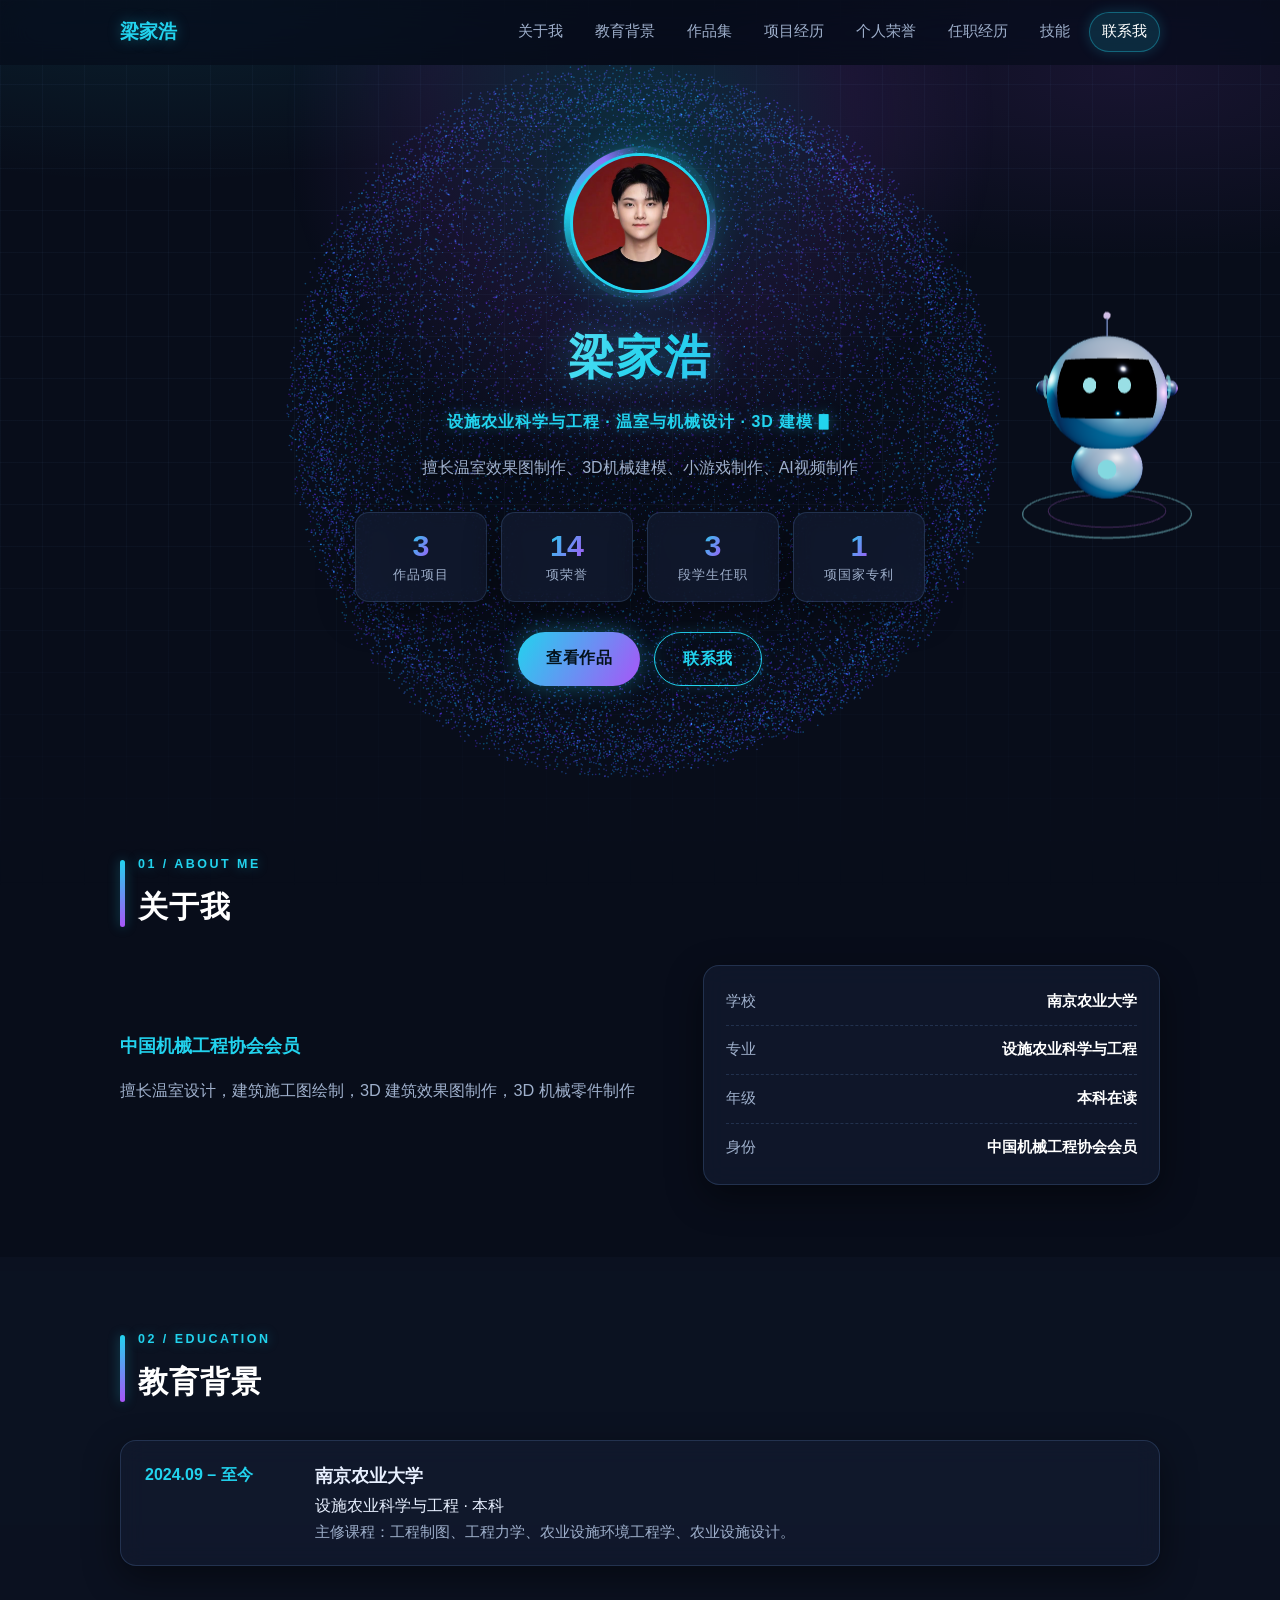
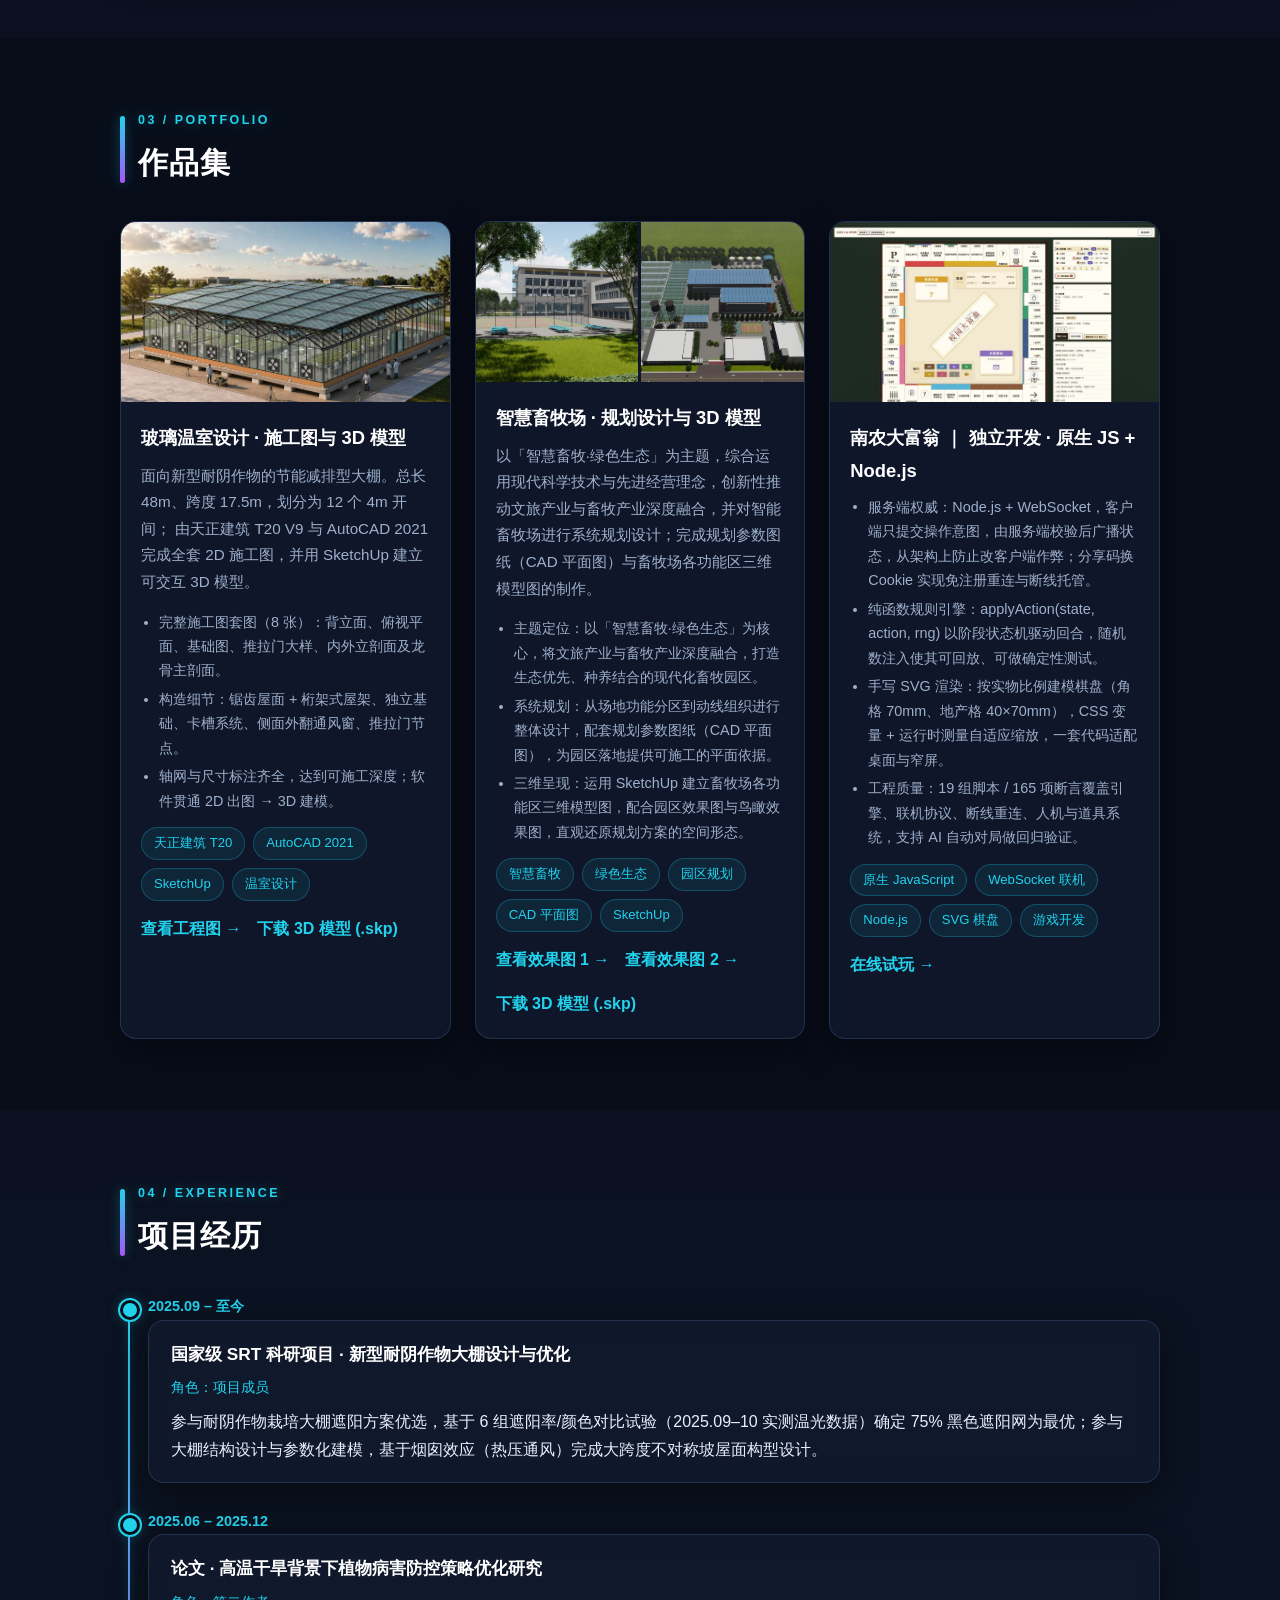
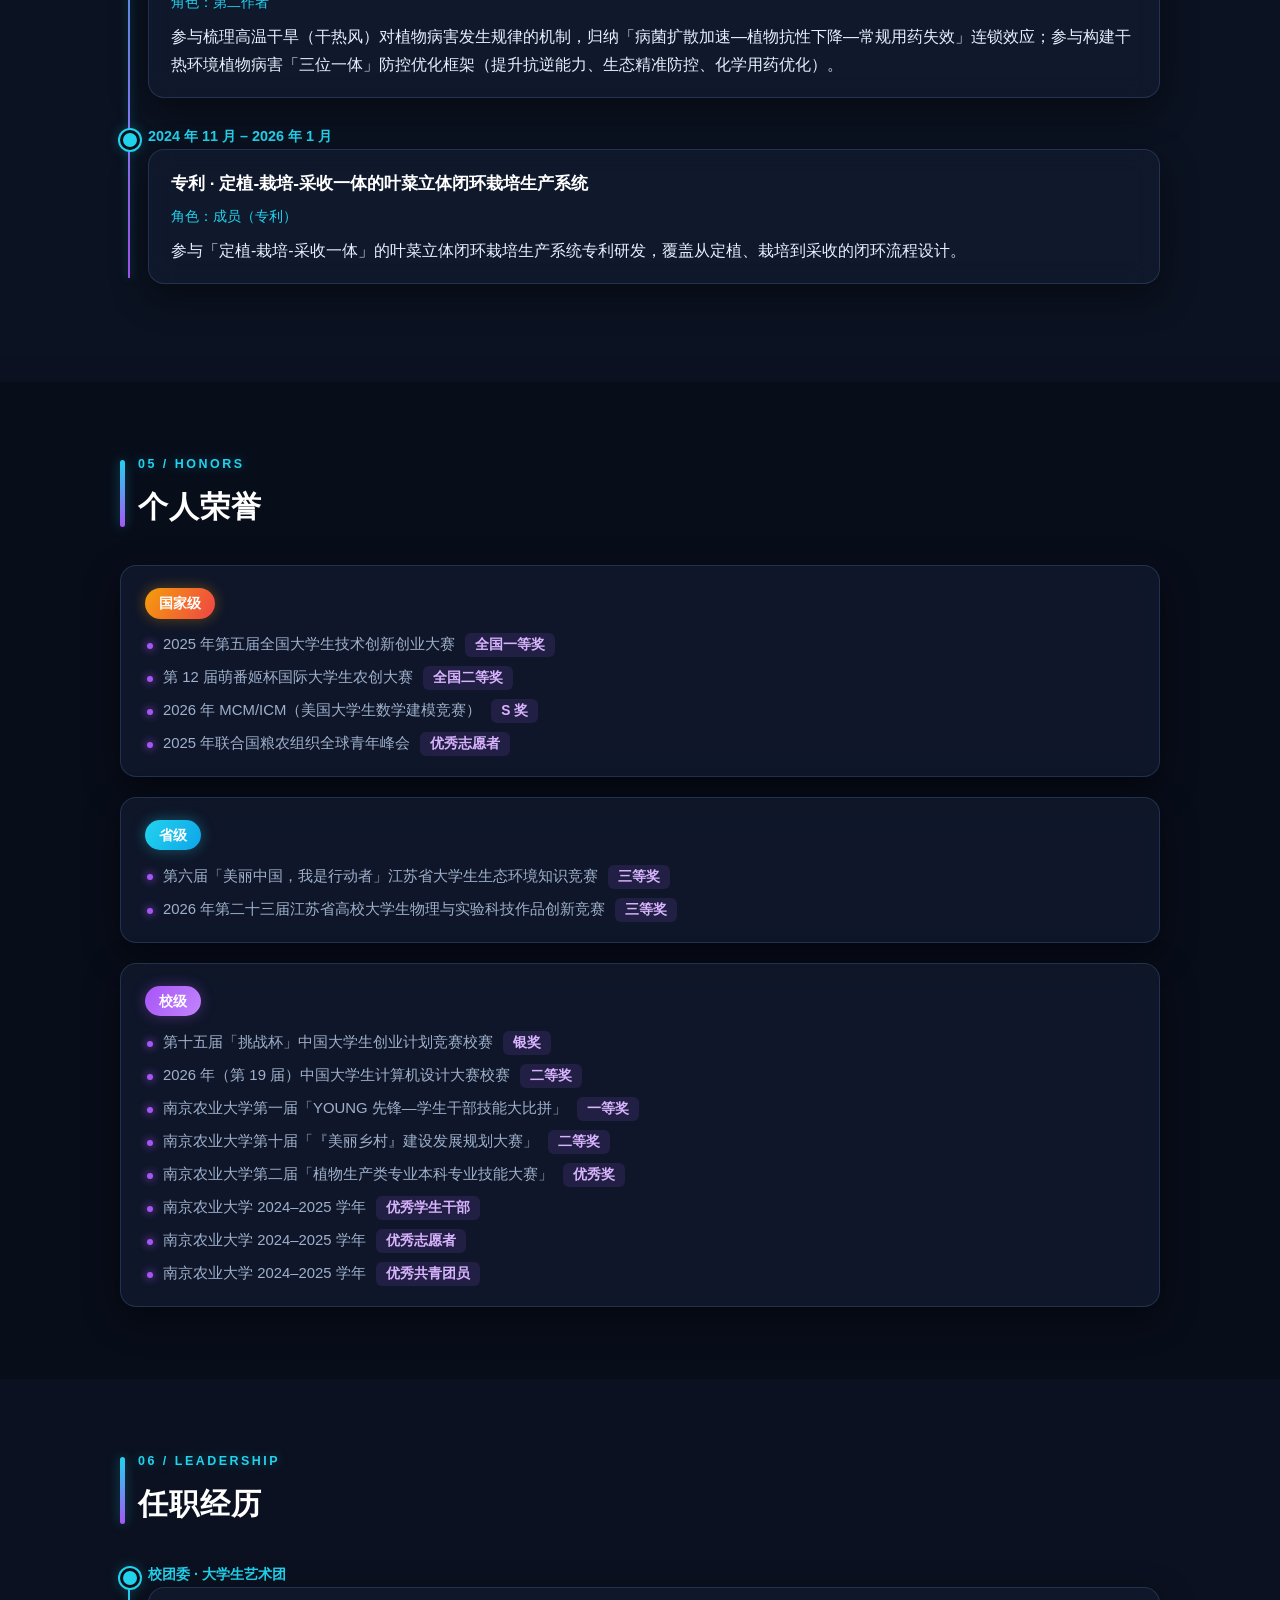
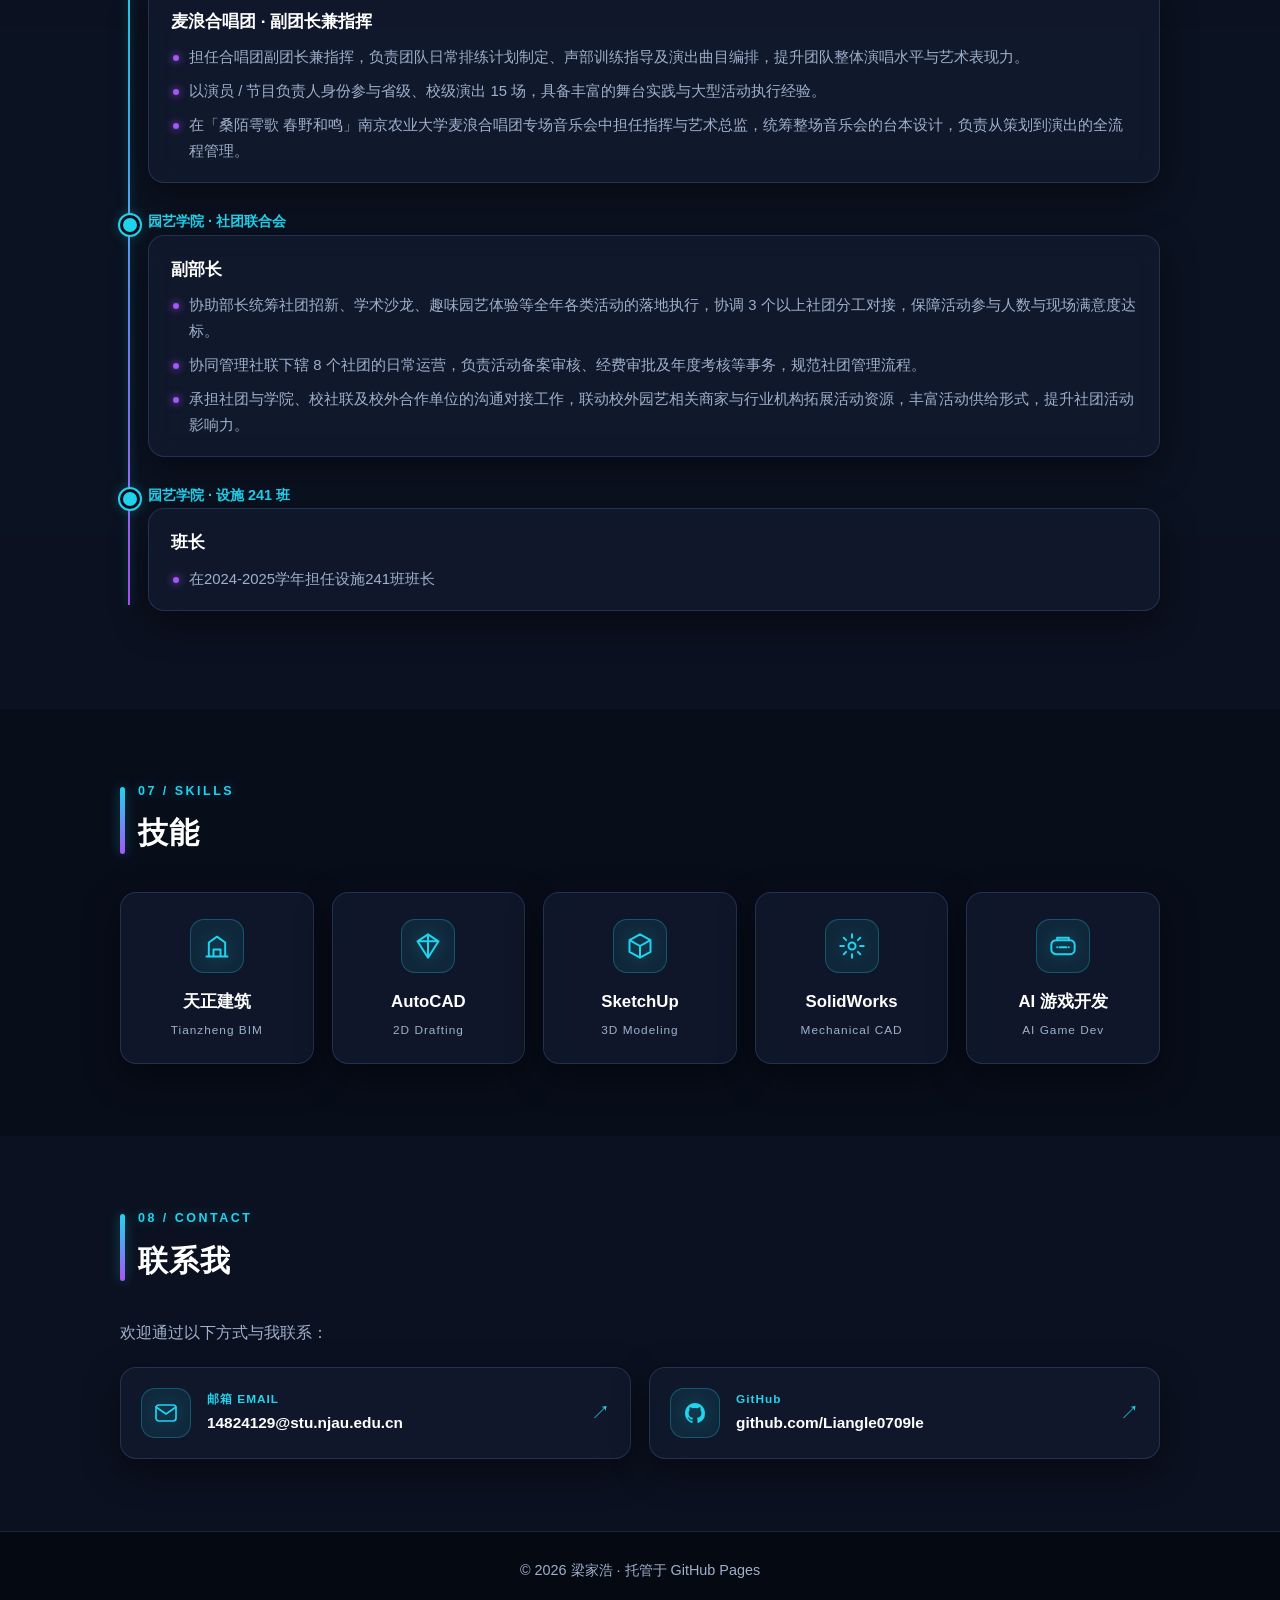
<file: index.html>
<!DOCTYPE html>
<html lang="zh-CN">
<head>
  <meta charset="UTF-8" />
  <meta name="viewport" content="width=device-width, initial-scale=1.0" />
  <meta name="theme-color" content="#080d1a" />
  <title>梁家浩 · 个人主页</title>
  <meta name="description" content="南京农业大学设施农业科学与工程专业学生，擅长温室设计与 3D 建模，目标跨专业至机械工程。" />
  <link rel="stylesheet" href="css/style.css" />
</head>
<body>
  <!-- 动态背景与特效层 -->
  <canvas id="particleBg" class="particle-bg" aria-hidden="true"></canvas>
  <div class="cursor-glow" id="cursorGlow" aria-hidden="true"></div>
  <div class="scroll-progress" id="scrollProgress" aria-hidden="true"></div>

  <!-- 顶部导航 -->
  <header class="nav" id="nav">
    <div class="container nav__inner">
      <a href="#hero" class="nav__logo">梁家浩</a>
      <button class="nav__toggle" id="navToggle" aria-label="打开菜单" aria-expanded="false">
        <span></span><span></span><span></span>
      </button>
      <nav class="nav__links" id="navLinks">
        <a href="#about">关于我</a>
        <a href="#education">教育背景</a>
        <a href="#projects">作品集</a>
        <a href="#experience">项目经历</a>
        <a href="#honors">个人荣誉</a>
        <a href="#leadership">任职经历</a>
        <a href="#skills">技能</a>
        <a href="#contact">联系我</a>
      </nav>
    </div>
  </header>

  <main>
    <!-- Hero 顶部 -->
    <section id="hero" class="hero">
      <canvas id="heroBot" class="hero-bot" aria-hidden="true"></canvas>
      <div class="container hero__inner reveal">
        <div class="avatar-ring">
          <span class="avatar-ring__track"></span>
          <img src="assets/avatar.jpg" alt="梁家浩" class="hero__avatar" />
        </div>
        <h1 class="hero__name">梁家浩</h1>
        <p class="hero__tagline">设施农业科学与工程 · 温室与机械设计 · 3D 建模</p>
        <p class="hero__intro">擅长温室效果图制作、3D机械建模、小游戏制作、AI视频制作</p>
        <div class="hero__stats reveal">
          <div class="stat"><span class="stat__num">3</span><span class="stat__label">作品项目</span></div>
          <div class="stat"><span class="stat__num">14</span><span class="stat__label">项荣誉</span></div>
          <div class="stat"><span class="stat__num">3</span><span class="stat__label">段学生任职</span></div>
          <div class="stat"><span class="stat__num">1</span><span class="stat__label">项国家专利</span></div>
        </div>
        <div class="hero__cta">
          <a href="#projects" class="btn btn--primary">查看作品</a>
          <a href="#contact" class="btn btn--ghost">联系我</a>
        </div>
      </div>
    </section>

    <!-- 关于我 -->
    <section id="about" class="section">
      <div class="container">
        <h2 class="section__title reveal">
          <span class="section__no">01 / ABOUT ME</span>
          <span class="section__cn">关于我</span>
        </h2>
        <div class="about reveal">
          <div class="about__text">
            <p>中国机械工程协会会员</p>
            <p>擅长温室设计，建筑施工图绘制，3D 建筑效果图制作，3D 机械零件制作</p>
          </div>
          <div class="about__card">
            <div class="about__card-row"><span>学校</span><strong>南京农业大学</strong></div>
            <div class="about__card-row"><span>专业</span><strong>设施农业科学与工程</strong></div>
            <div class="about__card-row"><span>年级</span><strong>本科在读</strong></div>
            <div class="about__card-row"><span>身份</span><strong>中国机械工程协会会员</strong></div>
          </div>
        </div>
      </div>
    </section>

    <!-- 教育背景 -->
    <section id="education" class="section section--alt">
      <div class="container">
        <h2 class="section__title reveal">
          <span class="section__no">02 / EDUCATION</span>
          <span class="section__cn">教育背景</span>
        </h2>
        <ul class="edu-list">
          <li class="edu-item reveal">
            <div class="edu-item__time">2024.09 – 至今</div>
            <div class="edu-item__body">
              <h3>南京农业大学</h3>
              <p>设施农业科学与工程 · 本科</p>
              <p class="edu-item__note">主修课程：工程制图、工程力学、农业设施环境工程学、农业设施设计。</p>
            </div>
          </li>
        </ul>
      </div>
    </section>

    <!-- 作品集 -->
    <section id="projects" class="section">
      <div class="container">
        <h2 class="section__title reveal">
          <span class="section__no">03 / PORTFOLIO</span>
          <span class="section__cn">作品集</span>
        </h2>
        <div class="cards">
          <article class="card reveal">
            <a href="assets/project-greenhouse.jpg" target="_blank" rel="noopener">
              <img src="assets/project-greenhouse.jpg" alt="玻璃温室 3D 渲染效果图" class="card__img" />
            </a>
            <div class="card__body">
              <h3 class="card__title">玻璃温室设计 · 施工图与 3D 模型</h3>
              <p class="card__desc">
                面向新型耐阴作物的节能减排型大棚。总长 48m、跨度 17.5m，划分为 12 个 4m 开间；
                由天正建筑 T20 V9 与 AutoCAD 2021 完成全套 2D 施工图，并用 SketchUp 建立可交互 3D 模型。
              </p>
              <ul class="card__highlights">
                <li>完整施工图套图（8 张）：背立面、俯视平面、基础图、推拉门大样、内外立剖面及龙骨主剖面。</li>
                <li>构造细节：锯齿屋面 + 桁架式屋架、独立基础、卡槽系统、侧面外翻通风窗、推拉门节点。</li>
                <li>轴网与尺寸标注齐全，达到可施工深度；软件贯通 2D 出图 → 3D 建模。</li>
              </ul>
              <div class="card__tags">
                <span class="tag">天正建筑 T20</span>
                <span class="tag">AutoCAD 2021</span>
                <span class="tag">SketchUp</span>
                <span class="tag">温室设计</span>
              </div>
              <div class="card__links">
                <a href="assets/project-greenhouse-drawings.jpg" target="_blank" rel="noopener" class="card__link">查看工程图 →</a>
                <a href="assets/models/glass-greenhouse.skp" download class="card__link">下载 3D 模型 (.skp)</a>
              </div>
            </div>
          </article>

          <article class="card reveal">
            <div class="card__cover-grid">
              <a href="assets/project-livestock-1.jpg" target="_blank" rel="noopener">
                <img src="assets/project-livestock-1.jpg" alt="智慧畜牧场园区效果图" class="card__img" />
              </a>
              <a href="assets/project-livestock-2.jpg" target="_blank" rel="noopener">
                <img src="assets/project-livestock-2.jpg" alt="智慧畜牧场规划鸟瞰效果图" class="card__img" />
              </a>
            </div>
            <div class="card__body">
              <h3 class="card__title">智慧畜牧场 · 规划设计与 3D 模型</h3>
              <p class="card__desc">
                以「智慧畜牧·绿色生态」为主题，综合运用现代科学技术与先进经营理念，创新性推动文旅产业与畜牧产业深度融合，并对智能畜牧场进行系统规划设计；完成规划参数图纸（CAD 平面图）与畜牧场各功能区三维模型图的制作。
              </p>
              <ul class="card__highlights">
                <li>主题定位：以「智慧畜牧·绿色生态」为核心，将文旅产业与畜牧产业深度融合，打造生态优先、种养结合的现代化畜牧园区。</li>
                <li>系统规划：从场地功能分区到动线组织进行整体设计，配套规划参数图纸（CAD 平面图），为园区落地提供可施工的平面依据。</li>
                <li>三维呈现：运用 SketchUp 建立畜牧场各功能区三维模型图，配合园区效果图与鸟瞰效果图，直观还原规划方案的空间形态。</li>
              </ul>
              <div class="card__tags">
                <span class="tag">智慧畜牧</span>
                <span class="tag">绿色生态</span>
                <span class="tag">园区规划</span>
                <span class="tag">CAD 平面图</span>
                <span class="tag">SketchUp</span>
              </div>
              <div class="card__links">
                <a href="assets/project-livestock-1.jpg" target="_blank" rel="noopener" class="card__link">查看效果图 1 →</a>
                <a href="assets/project-livestock-2.jpg" target="_blank" rel="noopener" class="card__link">查看效果图 2 →</a>
                <a href="assets/models/livestock.skp" download class="card__link">下载 3D 模型 (.skp)</a>
              </div>
            </div>
          </article>

          <article class="card reveal">
            <a href="https://njau-monopoly.app.workbuddy.host/?sharecode=4CD2REKTUF" target="_blank" rel="noopener">
              <img src="assets/project-monopoly.jpg" alt="南农滨江大富翁游戏棋盘截图" class="card__img" />
            </a>
            <div class="card__body">
              <h3 class="card__title">南农大富翁 ｜ 独立开发 · 原生 JS + Node.js</h3>
              <ul class="card__highlights">
                <li>服务端权威：Node.js + WebSocket，客户端只提交操作意图，由服务端校验后广播状态，从架构上防止改客户端作弊；分享码换 Cookie 实现免注册重连与断线托管。</li>
                <li>纯函数规则引擎：applyAction(state, action, rng) 以阶段状态机驱动回合，随机数注入使其可回放、可做确定性测试。</li>
                <li>手写 SVG 渲染：按实物比例建模棋盘（角格 70mm、地产格 40×70mm），CSS 变量 + 运行时测量自适应缩放，一套代码适配桌面与窄屏。</li>
                <li>工程质量：19 组脚本 / 165 项断言覆盖引擎、联机协议、断线重连、人机与道具系统，支持 AI 自动对局做回归验证。</li>
              </ul>
              <div class="card__tags">
                <span class="tag">原生 JavaScript</span>
                <span class="tag">WebSocket 联机</span>
                <span class="tag">Node.js</span>
                <span class="tag">SVG 棋盘</span>
                <span class="tag">游戏开发</span>
              </div>
              <div class="card__links">
                <a href="https://njau-monopoly.app.workbuddy.host/?sharecode=4CD2REKTUF" target="_blank" rel="noopener" class="card__link">在线试玩 →</a>
              </div>
            </div>
          </article>

        </div>
      </div>
    </section>

    <!-- 项目经历 -->
    <section id="experience" class="section section--alt">
      <div class="container">
        <h2 class="section__title reveal">
          <span class="section__no">04 / EXPERIENCE</span>
          <span class="section__cn">项目经历</span>
        </h2>
        <ul class="timeline">
          <li class="timeline__item reveal">
            <div class="timeline__time">2025.09 – 至今</div>
            <div class="timeline__body">
              <h3>国家级 SRT 科研项目 · 新型耐阴作物大棚设计与优化</h3>
              <p class="timeline__role">角色：项目成员</p>
              <p>参与耐阴作物栽培大棚遮阳方案优选，基于 6 组遮阳率/颜色对比试验（2025.09–10 实测温光数据）确定 75% 黑色遮阳网为最优；参与大棚结构设计与参数化建模，基于烟囱效应（热压通风）完成大跨度不对称坡屋面构型设计。</p>
            </div>
          </li>
          <li class="timeline__item reveal">
            <div class="timeline__time">2025.06 – 2025.12</div>
            <div class="timeline__body">
              <h3>论文 · 高温干旱背景下植物病害防控策略优化研究</h3>
              <p class="timeline__role">角色：第二作者</p>
              <p>参与梳理高温干旱（干热风）对植物病害发生规律的机制，归纳「病菌扩散加速—植物抗性下降—常规用药失效」连锁效应；参与构建干热环境植物病害「三位一体」防控优化框架（提升抗逆能力、生态精准防控、化学用药优化）。</p>
            </div>
          </li>
          <li class="timeline__item reveal">
            <div class="timeline__time">2024 年 11 月 – 2026 年 1 月</div>
            <div class="timeline__body">
              <h3>专利 · 定植-栽培-采收一体的叶菜立体闭环栽培生产系统</h3>
              <p class="timeline__role">角色：成员（专利）</p>
              <p>参与「定植-栽培-采收一体」的叶菜立体闭环栽培生产系统专利研发，覆盖从定植、栽培到采收的闭环流程设计。</p>
            </div>
          </li>
        </ul>
      </div>
    </section>

    <!-- 个人荣誉 -->
    <section id="honors" class="section">
      <div class="container">
        <h2 class="section__title reveal">
          <span class="section__no">05 / HONORS</span>
          <span class="section__cn">个人荣誉</span>
        </h2>
        <div class="honors">
          <div class="honor-group reveal">
            <h3 class="honor-group__title"><span class="honor-level honor-level--national">国家级</span></h3>
            <ul class="honor-list">
              <li>2025 年第五届全国大学生技术创新创业大赛<span class="honor-award">全国一等奖</span></li>
              <li>第 12 届萌番姬杯国际大学生农创大赛<span class="honor-award">全国二等奖</span></li>
              <li>2026 年 MCM/ICM（美国大学生数学建模竞赛）<span class="honor-award">S 奖</span></li>
              <li>2025 年联合国粮农组织全球青年峰会<span class="honor-award">优秀志愿者</span></li>
            </ul>
          </div>
          <div class="honor-group reveal">
            <h3 class="honor-group__title"><span class="honor-level honor-level--provincial">省级</span></h3>
            <ul class="honor-list">
              <li>第六届「美丽中国，我是行动者」江苏省大学生生态环境知识竞赛<span class="honor-award">三等奖</span></li>
              <li>2026 年第二十三届江苏省高校大学生物理与实验科技作品创新竞赛<span class="honor-award">三等奖</span></li>
            </ul>
          </div>
          <div class="honor-group reveal">
            <h3 class="honor-group__title"><span class="honor-level honor-level--school">校级</span></h3>
            <ul class="honor-list">
              <li>第十五届「挑战杯」中国大学生创业计划竞赛校赛<span class="honor-award">银奖</span></li>
              <li>2026 年（第 19 届）中国大学生计算机设计大赛校赛<span class="honor-award">二等奖</span></li>
              <li>南京农业大学第一届「YOUNG 先锋—学生干部技能大比拼」<span class="honor-award">一等奖</span></li>
              <li>南京农业大学第十届「『美丽乡村』建设发展规划大赛」<span class="honor-award">二等奖</span></li>
              <li>南京农业大学第二届「植物生产类专业本科专业技能大赛」<span class="honor-award">优秀奖</span></li>
              <li>南京农业大学 2024–2025 学年<span class="honor-award">优秀学生干部</span></li>
              <li>南京农业大学 2024–2025 学年<span class="honor-award">优秀志愿者</span></li>
              <li>南京农业大学 2024–2025 学年<span class="honor-award">优秀共青团员</span></li>
            </ul>
          </div>
        </div>
      </div>
    </section>

    <!-- 任职经历 -->
    <section id="leadership" class="section section--alt">
      <div class="container">
        <h2 class="section__title reveal">
          <span class="section__no">06 / LEADERSHIP</span>
          <span class="section__cn">任职经历</span>
        </h2>
        <ul class="timeline">
          <li class="timeline__item reveal">
            <div class="timeline__time">校团委 · 大学生艺术团</div>
            <div class="timeline__body">
              <h3>麦浪合唱团 · 副团长兼指挥</h3>
              <ul class="timeline__points">
                <li>担任合唱团副团长兼指挥，负责团队日常排练计划制定、声部训练指导及演出曲目编排，提升团队整体演唱水平与艺术表现力。</li>
                <li>以演员 / 节目负责人身份参与省级、校级演出 15 场，具备丰富的舞台实践与大型活动执行经验。</li>
                <li>在「桑陌雩歌 春野和鸣」南京农业大学麦浪合唱团专场音乐会中担任指挥与艺术总监，统筹整场音乐会的台本设计，负责从策划到演出的全流程管理。</li>
              </ul>
            </div>
          </li>
          <li class="timeline__item reveal">
            <div class="timeline__time">园艺学院 · 社团联合会</div>
            <div class="timeline__body">
              <h3>副部长</h3>
              <ul class="timeline__points">
                <li>协助部长统筹社团招新、学术沙龙、趣味园艺体验等全年各类活动的落地执行，协调 3 个以上社团分工对接，保障活动参与人数与现场满意度达标。</li>
                <li>协同管理社联下辖 8 个社团的日常运营，负责活动备案审核、经费审批及年度考核等事务，规范社团管理流程。</li>
                <li>承担社团与学院、校社联及校外合作单位的沟通对接工作，联动校外园艺相关商家与行业机构拓展活动资源，丰富活动供给形式，提升社团活动影响力。</li>
              </ul>
            </div>
          </li>
          <li class="timeline__item reveal">
            <div class="timeline__time">园艺学院 · 设施 241 班</div>
            <div class="timeline__body">
              <h3>班长</h3>
              <ul class="timeline__points">
                <li>在2024-2025学年担任设施241班班长</li>
              </ul>
            </div>
          </li>
        </ul>
      </div>
    </section>

    <!-- 技能 -->
    <section id="skills" class="section">
      <div class="container">
        <h2 class="section__title reveal">
          <span class="section__no">07 / SKILLS</span>
          <span class="section__cn">技能</span>
        </h2>
        <div class="skill-grid reveal">
          <div class="skill-card">
            <div class="skill-card__icon"><svg viewBox="0 0 24 24" fill="none" stroke="currentColor" stroke-width="1.7" stroke-linecap="round" stroke-linejoin="round"><path d="M3 21h18M5 21V9l7-5 7 5v12M9 21v-6h6v6"/></svg></div>
            <span class="skill-card__name">天正建筑</span>
            <span class="skill-card__en">Tianzheng BIM</span>
          </div>
          <div class="skill-card">
            <div class="skill-card__icon"><svg viewBox="0 0 24 24" fill="none" stroke="currentColor" stroke-width="1.7" stroke-linecap="round" stroke-linejoin="round"><path d="M12 2l9 6-9 14L3 8l9-6zM3 8h18M12 2v20"/></svg></div>
            <span class="skill-card__name">AutoCAD</span>
            <span class="skill-card__en">2D Drafting</span>
          </div>
          <div class="skill-card">
            <div class="skill-card__icon"><svg viewBox="0 0 24 24" fill="none" stroke="currentColor" stroke-width="1.7" stroke-linecap="round" stroke-linejoin="round"><path d="M12 2l9 5v10l-9 5-9-5V7l9-5zM3 7l9 5 9-5M12 12v10"/></svg></div>
            <span class="skill-card__name">SketchUp</span>
            <span class="skill-card__en">3D Modeling</span>
          </div>
          <div class="skill-card">
            <div class="skill-card__icon"><svg viewBox="0 0 24 24" fill="none" stroke="currentColor" stroke-width="1.7" stroke-linecap="round" stroke-linejoin="round"><circle cx="12" cy="12" r="3"/><path d="M12 2v3M12 19v3M2 12h3M19 12h3M4.9 4.9l2.1 2.1M17 17l2.1 2.1M19.1 4.9L17 7M7 17l-2.1 2.1"/></svg></div>
            <span class="skill-card__name">SolidWorks</span>
            <span class="skill-card__en">Mechanical CAD</span>
          </div>
          <div class="skill-card">
            <div class="skill-card__icon"><svg viewBox="0 0 24 24" fill="none" stroke="currentColor" stroke-width="1.7" stroke-linecap="round" stroke-linejoin="round"><rect x="2" y="7" width="20" height="12" rx="4"/><path d="M7 13h.01M17 13h.01M9 13h6M7 7V5h10v2"/></svg></div>
            <span class="skill-card__name">AI 游戏开发</span>
            <span class="skill-card__en">AI Game Dev</span>
          </div>
        </div>
      </div>
    </section>

    <!-- 联系方式 -->
    <section id="contact" class="section section--alt">
      <div class="container">
        <h2 class="section__title reveal">
          <span class="section__no">08 / CONTACT</span>
          <span class="section__cn">联系我</span>
        </h2>
        <div class="contact reveal">
          <p>欢迎通过以下方式与我联系：</p>
          <div class="contact__cards">
            <a href="mailto:14824129@stu.njau.edu.cn" class="contact-card">
              <span class="contact-card__icon"><svg viewBox="0 0 24 24" fill="none" stroke="currentColor" stroke-width="1.7" stroke-linecap="round" stroke-linejoin="round"><rect x="2" y="4" width="20" height="16" rx="3"/><path d="M2 6l10 7 10-7"/></svg></span>
              <span class="contact-card__body"><span class="contact-card__label">邮箱 EMAIL</span><span class="contact-card__value">14824129@stu.njau.edu.cn</span></span>
              <span class="contact-card__arrow">↗</span>
            </a>
            <a href="https://github.com/Liangle0709le" target="_blank" rel="noopener" class="contact-card">
              <span class="contact-card__icon"><svg viewBox="0 0 24 24" fill="currentColor"><path d="M12 2C6.48 2 2 6.58 2 12.25c0 4.53 2.87 8.37 6.84 9.73.5.1.68-.22.68-.49v-1.9c-2.78.62-3.37-1.2-3.37-1.2-.45-1.18-1.11-1.49-1.11-1.49-.91-.64.07-.63.07-.63 1 .07 1.53 1.06 1.53 1.06.9 1.57 2.34 1.12 2.91.85.09-.66.35-1.12.64-1.38-2.22-.26-4.56-1.14-4.56-5.06 0-1.12.39-2.03 1.03-2.75-.1-.26-.45-1.3.1-2.71 0 0 .84-.28 2.75 1.05a9.4 9.4 0 0 1 5 0c1.91-1.33 2.75-1.05 2.75-1.05.55 1.41.2 2.45.1 2.71.64.72 1.03 1.63 1.03 2.75 0 3.93-2.34 4.8-4.57 5.05.36.32.68.94.68 1.9v2.82c0 .27.18.59.69.49A10.26 10.26 0 0 0 22 12.25C22 6.58 17.52 2 12 2z"/></svg></span>
              <span class="contact-card__body"><span class="contact-card__label">GitHub</span><span class="contact-card__value">github.com/Liangle0709le</span></span>
              <span class="contact-card__arrow">↗</span>
            </a>
          </div>
        </div>
      </div>
    </section>
  </main>

  <!-- 回到顶部 -->
  <button class="to-top" id="toTop" aria-label="回到顶部">↑</button>

  <footer class="footer">
    <div class="container">
      <p>© <span id="year">2026</span> 梁家浩 · 托管于 GitHub Pages</p>
    </div>
  </footer>

  <script src="js/main.js"></script>
  <script type="module" src="js/particle-bg.js"></script>
  <script type="module" src="js/hero-bot.js"></script>
</body>
</html>
</file>
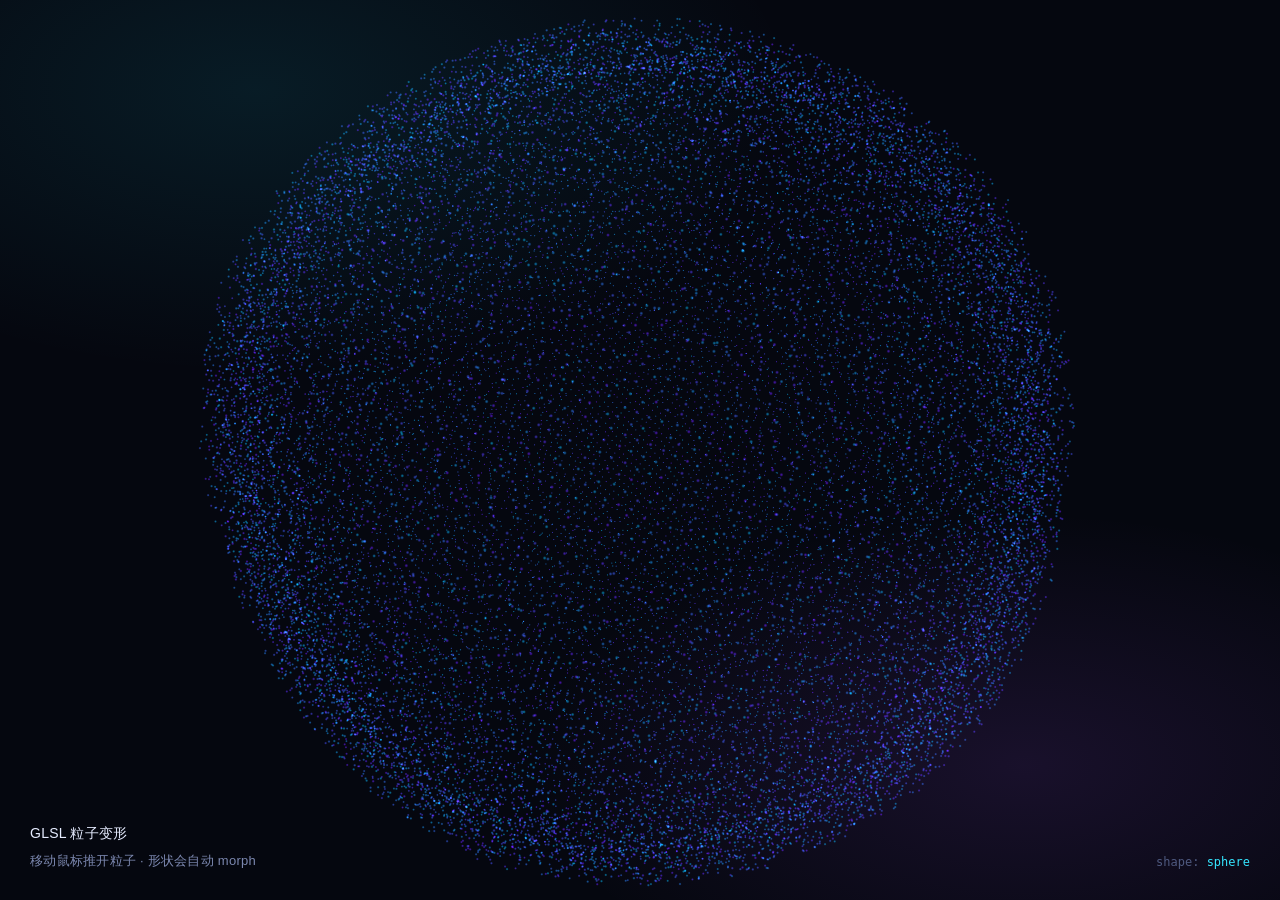
<file: demo/particle-bg.html>
<!DOCTYPE html>
<html lang="zh-CN">
<head>
<meta charset="UTF-8" />
<meta name="viewport" content="width=device-width, initial-scale=1.0" />
<title>Ricardo 风格 · GLSL 粒子背景</title>
<style>
  * { margin: 0; padding: 0; box-sizing: border-box; }
  html, body { height: 100%; overflow: hidden; }
  body {
    background:
      radial-gradient(ellipse 60% 45% at 20% 10%, rgba(34,211,238,.10), transparent 70%),
      radial-gradient(ellipse 55% 40% at 80% 85%, rgba(168,85,247,.12), transparent 70%),
      #05070f;
  }
  canvas { display: block; }
  .hud {
    position: fixed; left: 30px; bottom: 28px; z-index: 5;
    color: #7c88b0; font: 400 13px/1.7 -apple-system, "PingFang SC", sans-serif;
    letter-spacing: .02em; pointer-events: none;
  }
  .hud b { color: #e6ecff; font-weight: 500; display: block; margin-bottom: 4px; font-size: 14px; }
  .stage {
    position: fixed; right: 30px; bottom: 28px; z-index: 5;
    color: #4f5a80; font: 400 12px/1.6 "SF Mono", ui-monospace, monospace;
    text-align: right; pointer-events: none;
  }
  .stage em { color: #35e6ff; font-style: normal; }
</style>
</head>
<body>
<canvas id="pbg"></canvas>
<div class="hud"><b>GLSL 粒子变形</b>移动鼠标推开粒子 · 形状会自动 morph</div>
<div class="stage">shape: <em id="shapeName">sphere</em></div>

<script type="module">
import * as THREE from './vendor/three.module.min.js';

const canvas = document.getElementById('pbg');
const renderer = new THREE.WebGLRenderer({ canvas, antialias: false, alpha: true });
renderer.setPixelRatio(Math.min(window.devicePixelRatio || 1, 2));
renderer.setSize(window.innerWidth, window.innerHeight);

const scene = new THREE.Scene();
const camera = new THREE.PerspectiveCamera(48, window.innerWidth / window.innerHeight, 0.1, 100);
camera.position.set(0, 0, 10.5);
camera.lookAt(0, 0, 0);

const COUNT = 26000;
const R = 4.15;

const posA = new Float32Array(COUNT * 3);
const posB = new Float32Array(COUNT * 3);
const seeds = new Float32Array(COUNT);

const GOLDEN = Math.PI * (1 + Math.sqrt(5));

for (let i = 0; i < COUNT; i++) {
  const i3 = i * 3;

  // 形状 A：斐波那契球壳
  const phi = Math.acos(1 - (2 * (i + 0.5)) / COUNT);
  const theta = GOLDEN * i;
  const rA = R * (0.9 + Math.random() * 0.1);
  posA[i3] = rA * Math.sin(phi) * Math.cos(theta);
  posA[i3 + 1] = rA * Math.cos(phi);
  posA[i3 + 2] = rA * Math.sin(phi) * Math.sin(theta);

  // 形状 B：三臂螺旋星系（生成在 xy 平面，z 仅作厚度）
  const t = i / COUNT;
  const arm = Math.floor(Math.random() * 3) * ((Math.PI * 2) / 3);
  const radius = 1.0 + Math.pow(t, 0.62) * 3.45;
  const angle = arm + radius * 0.95 + (Math.random() - 0.5) * 0.55;
  posB[i3] = Math.cos(angle) * radius + (Math.random() - 0.5) * 0.4;
  posB[i3 + 1] = Math.sin(angle) * radius + (Math.random() - 0.5) * 0.4;
  posB[i3 + 2] = (Math.random() - 0.5) * (0.16 + radius * 0.13);

  seeds[i] = Math.random();
}

const geo = new THREE.BufferGeometry();
geo.setAttribute('position', new THREE.BufferAttribute(posA, 3));
geo.setAttribute('aPosB', new THREE.BufferAttribute(posB, 3));
geo.setAttribute('aSeed', new THREE.BufferAttribute(seeds, 1));

const vertexShader = /* glsl */`
  uniform float uTime;
  uniform float uMorph;
  uniform vec2 uMouse;
  uniform float uMouseActive;
  uniform float uSize;
  uniform float uPixelRatio;

  attribute vec3 aPosB;
  attribute float aSeed;

  varying float vMix;
  varying float vFade;

  void main() {
    vec3 pA = position;
    vec3 pB = aPosB;

    // 变形进度带一点错峰：每个粒子按自身种子先后到位
    float t = clamp(uMorph * 1.35 - aSeed * 0.35, 0.0, 1.0);
    t = t * t * (3.0 - 2.0 * t);
    vec3 pos = mix(pA, pB, t);

    // 有机漂浮：让整体像在呼吸
    float n = sin(pos.x * 0.7 + uTime * 0.6)
            * cos(pos.y * 0.8 + uTime * 0.5)
            * sin(pos.z * 0.6 + uTime * 0.4);
    pos += normalize(pos + 0.0001) * n * 0.12;

    // 呼吸缩放
    pos *= 1.0 + sin(uTime * 0.9) * 0.012;

    // 鼠标排斥
    vec2 d = pos.xy - uMouse;
    float dist = length(d);
    float force = smoothstep(2.4, 0.0, dist) * uMouseActive;
    pos.xy += normalize(d + 0.0001) * force * 1.35;
    pos.z += force * 0.55;

    vec4 mv = modelViewMatrix * vec4(pos, 1.0);
    gl_Position = projectionMatrix * mv;

    gl_PointSize = uSize * uPixelRatio * (1.0 / max(-mv.z, 0.1));

    vMix = aSeed;
    vFade = (1.0 - smoothstep(0.0, 16.0, length(pos))) * (0.72 + t * 0.28);
  }
`;

const fragmentShader = /* glsl */`
  precision mediump float;
  uniform vec3 uColorA;
  uniform vec3 uColorB;

  varying float vMix;
  varying float vFade;

  void main() {
    vec2 uv = gl_PointCoord - 0.5;
    float d = length(uv);
    float a = smoothstep(0.5, 0.02, d);
    if (a <= 0.001) discard;

    vec3 c = mix(uColorA, uColorB, vMix);
    gl_FragColor = vec4(c, a * vFade);
  }
`;

const uniforms = {
  uTime: { value: 0 },
  uMorph: { value: 0 },
  uMouse: { value: new THREE.Vector2(999, 999) },
  uMouseActive: { value: 0 },
  uSize: { value: 30 },
  uPixelRatio: { value: renderer.getPixelRatio() },
  uColorA: { value: new THREE.Color(0x22d3ee) },
  uColorB: { value: new THREE.Color(0xa855f7) }
};

const material = new THREE.ShaderMaterial({
  uniforms,
  vertexShader,
  fragmentShader,
  transparent: true,
  depthWrite: false,
  blending: THREE.AdditiveBlending
});

const points = new THREE.Points(geo, material);
scene.add(points);

/* ---------- 鼠标 → 世界坐标 ---------- */
const raycasterPlane = new THREE.Plane(new THREE.Vector3(0, 0, 1), 0);
const hit = new THREE.Vector3();
const ndc = new THREE.Vector2();
let mouseActiveTarget = 0;

function updateMouseWorld(x, y) {
  ndc.set((x / window.innerWidth) * 2 - 1, -(y / window.innerHeight) * 2 + 1);
  raycasterPlane.constant = 0;
  hit.set(ndc.x, ndc.y, 0.5).unproject(camera);
  const dir = hit.sub(camera.position).normalize();
  const distToPlane = -camera.position.z / dir.z;
  hit.copy(camera.position).addScaledVector(dir, distToPlane);
  uniforms.uMouse.value.set(hit.x, hit.y);
  mouseActiveTarget = 1;
}

window.addEventListener('mousemove', (e) => updateMouseWorld(e.clientX, e.clientY), { passive: true });
window.addEventListener('touchmove', (e) => {
  if (e.touches[0]) updateMouseWorld(e.touches[0].clientX, e.touches[0].clientY);
}, { passive: true });
document.addEventListener('mouseleave', () => { mouseActiveTarget = 0; });

/* ---------- 形状自动 morph ---------- */
const shapeName = document.getElementById('shapeName');
let morphTarget = 0;
setInterval(() => {
  morphTarget = morphTarget >= 0.5 ? 0 : 1;
  if (shapeName) shapeName.textContent = morphTarget >= 0.5 ? 'spiral' : 'sphere';
}, 8000);

/* ---------- 渲染 ---------- */
const clock = new THREE.Clock();
function animate() {
  requestAnimationFrame(animate);
  const t = clock.getElapsedTime();

  uniforms.uTime.value = t;
  uniforms.uMorph.value += (morphTarget - uniforms.uMorph.value) * 0.022;
  uniforms.uMouseActive.value += (mouseActiveTarget - uniforms.uMouseActive.value) * 0.08;

  if (mouseActiveTarget === 0) {
    uniforms.uMouse.value.x += (999 - uniforms.uMouse.value.x) * 0.05;
    uniforms.uMouse.value.y += (999 - uniforms.uMouse.value.y) * 0.05;
  }

  points.rotation.z = t * 0.045;
  points.rotation.y = Math.sin(t * 0.18) * 0.16;
  points.rotation.x = Math.sin(t * 0.12) * 0.08;

  camera.position.x = (ndc.x || 0) * 0.35;
  camera.position.y = (ndc.y || 0) * 0.25;
  camera.lookAt(0, 0, 0);

  renderer.render(scene, camera);
}
animate();

window.addEventListener('resize', () => {
  camera.aspect = window.innerWidth / window.innerHeight;
  camera.updateProjectionMatrix();
  renderer.setPixelRatio(Math.min(window.devicePixelRatio || 1, 2));
  renderer.setSize(window.innerWidth, window.innerHeight);
  uniforms.uPixelRatio.value = renderer.getPixelRatio();
});
</script>
</body>
</html>
</file>
<file: css/style.css>
/* ===== 深色科技游戏风 · 主题变量 ===== */
:root {
  --bg: #080d1a;                       /* 深空底 */
  --bg-alt: #0e1526;                   /* 交替区块（略亮） */
  --text: #e8f0ff;                     /* 主文字 */
  --text-soft: #9fb0cc;                /* 次文字 */
  --primary: #22d3ee;                  /* 霓虹青 */
  --primary-dark: #06b6d4;
  --accent: #a855f7;                   /* 电光紫 */
  --card-bg: rgba(18, 27, 48, 0.72);   /* 玻璃卡片 */
  --border: rgba(96, 138, 196, 0.24);
  --shadow: 0 12px 36px rgba(0, 0, 0, 0.45);
  --glow-cyan: rgba(34, 211, 238, 0.35);
  --radius: 16px;
  --maxw: 1080px;
}

/* ===== 基础 ===== */
* { box-sizing: border-box; margin: 0; padding: 0; }
html { scroll-behavior: smooth; scroll-padding-top: 72px; }
body {
  font-family: -apple-system, BlinkMacSystemFont, "PingFang SC", "Microsoft YaHei", "Segoe UI", Roboto, sans-serif;
  color: var(--text);
  background:
    radial-gradient(ellipse 55% 32% at 12% -2%, rgba(34, 211, 238, 0.10), transparent 70%),
    radial-gradient(ellipse 50% 30% at 88% 8%, rgba(168, 85, 247, 0.10), transparent 70%),
    var(--bg);
  background-attachment: fixed;
  line-height: 1.75;
  -webkit-font-smoothing: antialiased;
}
/* 科技感网格底纹 */
body::before {
  content: "";
  position: fixed;
  inset: 0;
  z-index: -1;
  pointer-events: none;
  background-image:
    linear-gradient(rgba(96, 138, 196, 0.055) 1px, transparent 1px),
    linear-gradient(90deg, rgba(96, 138, 196, 0.055) 1px, transparent 1px);
  background-size: 42px 42px;
  -webkit-mask-image: linear-gradient(to bottom, #000 0%, #000 55%, transparent 100%);
  mask-image: linear-gradient(to bottom, #000 0%, #000 55%, transparent 100%);
}
a { color: inherit; text-decoration: none; }
img { display: block; max-width: 100%; }
.container { width: 100%; max-width: var(--maxw); margin: 0 auto; padding: 0 20px; }
::selection { background: rgba(34, 211, 238, 0.32); color: #fff; }
/* 滚动条 */
::-webkit-scrollbar { width: 10px; }
::-webkit-scrollbar-track { background: var(--bg); }
::-webkit-scrollbar-thumb { background: linear-gradient(180deg, var(--primary), var(--accent)); border-radius: 10px; }

/* ===== 导航（玻璃拟态） ===== */
.nav {
  position: sticky; top: 0; z-index: 50;
  background: rgba(8, 13, 26, 0.74);
  backdrop-filter: blur(16px) saturate(140%);
  -webkit-backdrop-filter: blur(16px) saturate(140%);
  border-bottom: 1px solid transparent;
  transition: border-color .3s, box-shadow .3s;
}
.nav.is-scrolled { box-shadow: 0 8px 30px rgba(0, 0, 0, 0.45); border-color: var(--border); }
.nav__inner { display: flex; align-items: center; justify-content: space-between; height: 64px; }
.nav__logo { font-weight: 800; font-size: 1.2rem; color: var(--primary); text-shadow: 0 0 14px var(--glow-cyan); }
.nav__links { display: flex; gap: 6px; }
.nav__links a { color: var(--text-soft); font-size: .92rem; padding: 7px 13px; border-radius: 999px; white-space: nowrap; transition: color .2s, background .2s, box-shadow .2s; }
.nav__links a:hover, .nav__links a.active { color: #fff; background: rgba(34, 211, 238, 0.14); box-shadow: 0 0 14px rgba(34, 211, 238, 0.2), inset 0 0 0 1px rgba(34, 211, 238, 0.35); }
.nav__toggle { display: none; flex-direction: column; gap: 5px; background: none; border: 0; cursor: pointer; padding: 8px; }
.nav__toggle span { width: 24px; height: 2px; background: var(--text); border-radius: 2px; transition: .3s; }
.nav__toggle[aria-expanded="true"] span:nth-child(1) { transform: translateY(7px) rotate(45deg); }
.nav__toggle[aria-expanded="true"] span:nth-child(2) { opacity: 0; }
.nav__toggle[aria-expanded="true"] span:nth-child(3) { transform: translateY(-7px) rotate(-45deg); }

/* ===== Hero 首屏 ===== */
.hero {
  position: relative;
  padding: 88px 0 96px;
  text-align: center;
  overflow: hidden;
}
.hero::before {
  content: "";
  position: absolute;
  top: -42%; left: 50%;
  width: 720px; height: 720px;
  transform: translateX(-50%);
  background: radial-gradient(circle, rgba(34, 211, 238, 0.16), rgba(168, 85, 247, 0.09) 42%, transparent 70%);
  pointer-events: none;
}
.hero__inner { position: relative; z-index: 1; }
.hero__avatar {
  width: 140px; height: 140px; margin: 0 auto 24px; border-radius: 50%; object-fit: cover;
  border: 3px solid var(--primary);
  box-shadow: 0 0 0 7px rgba(34, 211, 238, 0.1), 0 0 34px var(--glow-cyan);
}
.hero__name {
  font-size: 2.9rem; font-weight: 900; letter-spacing: 2px;
  background: linear-gradient(120deg, #ffffff 5%, var(--primary) 52%, var(--accent) 95%);
  -webkit-background-clip: text; background-clip: text; color: transparent;
  filter: drop-shadow(0 0 18px rgba(34, 211, 238, 0.35));
}
.hero__tagline { margin-top: 10px; color: var(--primary); font-weight: 700; letter-spacing: 1px; text-shadow: 0 0 14px var(--glow-cyan); }
.hero__intro { max-width: 640px; margin: 18px auto 30px; color: var(--text-soft); text-shadow: 0 1px 10px rgba(4, 7, 14, 0.9), 0 0 26px rgba(4, 7, 14, 0.75); }
.hero__cta { display: flex; gap: 14px; justify-content: center; flex-wrap: wrap; }

/* Hero 3D 角色（右上侧，跟随光标） */
.hero-bot {
  position: absolute;
  z-index: 0;
  top: 50%;
  right: max(6px, 2.5vw);
  width: clamp(230px, 22vw, 330px);
  height: clamp(230px, 22vw, 330px);
  transform: translateY(-52%);
  opacity: 0;
  pointer-events: none;
  transition: opacity 1.1s ease;
}
.hero-bot.is-ready { opacity: 1; }
@media (max-width: 1200px) {
  .hero-bot { width: 220px; height: 220px; right: 0; opacity: 0; }
  .hero-bot.is-ready { opacity: .85; }
}
@media (max-width: 900px) {
  .hero-bot { display: none; }
}
@media (prefers-reduced-motion: reduce) {
  .hero-bot { transition: none; }
}

/* ===== 按钮（霓虹） ===== */
.btn { display: inline-block; padding: 12px 28px; border-radius: 999px; font-weight: 700; letter-spacing: .5px; transition: transform .15s, box-shadow .2s, background .2s; }
.btn--primary { background: linear-gradient(120deg, var(--primary), var(--accent)); color: #04121c; box-shadow: 0 0 22px rgba(34, 211, 238, 0.35); }
.btn--primary:hover { transform: translateY(-2px); box-shadow: 0 0 32px rgba(34, 211, 238, 0.55); }
.btn--ghost { border: 1px solid var(--primary); color: var(--primary); box-shadow: inset 0 0 18px rgba(34, 211, 238, 0.08), 0 0 14px rgba(34, 211, 238, 0.14); }
.btn--ghost:hover { background: rgba(34, 211, 238, 0.12); transform: translateY(-2px); }

/* ===== 区块 ===== */
.section { padding: 72px 0; }
.section--alt { background: rgba(14, 21, 38, 0.62); }
.section__title { margin-bottom: 32px; position: relative; padding-left: 18px; }
.section__title::before { content: ""; position: absolute; left: 0; top: 6px; bottom: 6px; width: 5px; border-radius: 4px; background: linear-gradient(180deg, var(--primary), var(--accent)); box-shadow: 0 0 12px var(--glow-cyan); }
.section__no { display: block; font-size: .78rem; font-weight: 700; letter-spacing: 2.5px; color: var(--primary); text-shadow: 0 0 12px var(--glow-cyan); margin-bottom: 4px; }
.section__cn { display: block; font-size: 1.9rem; font-weight: 800; letter-spacing: 1px; color: #fff; }

/* 首屏数据徽章 */
.hero__stats { display: flex; flex-wrap: wrap; justify-content: center; gap: 14px; margin: 0 auto 30px; }
.stat { min-width: 132px; padding: 14px 22px; border-radius: 14px; background: var(--card-bg); border: 1px solid var(--border); backdrop-filter: blur(10px); -webkit-backdrop-filter: blur(10px); box-shadow: var(--shadow); display: flex; flex-direction: column; align-items: center; transition: transform .25s, border-color .25s, box-shadow .25s; }
.stat:hover { transform: translateY(-5px); border-color: rgba(34, 211, 238, .5); box-shadow: 0 0 22px rgba(34, 211, 238, .2); }
.stat__num { font-size: 1.9rem; font-weight: 900; line-height: 1.2; background: linear-gradient(120deg, var(--primary), var(--accent)); -webkit-background-clip: text; background-clip: text; color: transparent; }
.stat__label { font-size: .82rem; color: var(--text-soft); letter-spacing: 1px; }

/* 关于我（两栏） */
.about { display: grid; grid-template-columns: 1.1fr .9fr; gap: 24px; align-items: center; }
.about__text p { margin-bottom: 14px; color: var(--text-soft); font-size: 1.02rem; }
.about__text p:first-child { color: var(--primary); font-weight: 700; font-size: 1.1rem; }
.about__card { background: var(--card-bg); border: 1px solid var(--border); border-radius: var(--radius); padding: 12px 22px; backdrop-filter: blur(12px); -webkit-backdrop-filter: blur(12px); box-shadow: var(--shadow); }
.about__card-row { display: flex; justify-content: space-between; gap: 16px; padding: 11px 0; border-bottom: 1px dashed var(--border); font-size: .92rem; }
.about__card-row:last-child { border-bottom: 0; }
.about__card-row span { color: var(--text-soft); }
.about__card-row strong { color: #fff; text-align: right; }

/* 教育背景 */
.edu-list { list-style: none; display: grid; gap: 16px; }
.edu-item { display: flex; gap: 20px; background: var(--card-bg); backdrop-filter: blur(12px); -webkit-backdrop-filter: blur(12px); border: 1px solid var(--border); border-radius: var(--radius); padding: 20px 24px; box-shadow: var(--shadow); transition: border-color .25s, box-shadow .25s; }
.edu-item:hover { border-color: rgba(34, 211, 238, 0.45); box-shadow: var(--shadow), 0 0 20px rgba(34, 211, 238, 0.12); }
.edu-item__time { flex: 0 0 150px; color: var(--primary); font-weight: 700; }
.edu-item__body h3 { font-size: 1.1rem; }
.edu-item__note { color: var(--text-soft); font-size: .92rem; }

/* 作品集卡片 */
.cards { display: grid; grid-template-columns: repeat(auto-fit, minmax(280px, 1fr)); gap: 24px; }
.card { background: var(--card-bg); backdrop-filter: blur(12px); -webkit-backdrop-filter: blur(12px); border: 1px solid var(--border); border-radius: var(--radius); overflow: hidden; box-shadow: var(--shadow); transition: transform .25s, box-shadow .25s, border-color .25s; }
.card:hover { transform: translateY(-8px); border-color: rgba(34, 211, 238, 0.5); box-shadow: 0 20px 48px rgba(0, 0, 0, 0.55), 0 0 26px rgba(34, 211, 238, 0.18); }
.card__img { width: 100%; height: 180px; object-fit: cover; }
.card__body { padding: 20px; }
.card__title { font-size: 1.15rem; margin-bottom: 8px; color: #fff; }
.card__desc { color: var(--text-soft); font-size: .95rem; margin-bottom: 14px; }
.card__tags { display: flex; flex-wrap: wrap; gap: 8px; margin-bottom: 14px; }
.card__img--contain { object-fit: contain; background: #111a2e; }
.card__cover-grid { display: grid; grid-template-columns: 1fr 1fr; gap: 3px; }
.card__cover-grid .card__img { height: 160px; }
.card__highlights { margin: 0 0 14px; padding-left: 18px; color: var(--text-soft); font-size: .9rem; line-height: 1.7; }
.card__highlights li { margin-bottom: 4px; }
.card__links { display: flex; flex-wrap: wrap; gap: 16px; }
.card__link { color: var(--primary); font-weight: 700; }
.card__link:hover { text-decoration: underline; text-shadow: 0 0 12px var(--glow-cyan); }

/* 标签 */
.tag { background: rgba(34, 211, 238, 0.08); color: var(--primary); border: 1px solid rgba(34, 211, 238, 0.26); padding: 4px 12px; border-radius: 999px; font-size: .82rem; }
.tag--lg { padding: 8px 16px; font-size: .92rem; }

/* 项目经历时间线 */
.timeline { list-style: none; position: relative; padding-left: 28px; }
.timeline::before { content: ""; position: absolute; left: 8px; top: 6px; bottom: 6px; width: 2px; background: linear-gradient(180deg, var(--primary), var(--accent)); box-shadow: 0 0 10px var(--glow-cyan); }
.timeline__item { position: relative; margin-bottom: 26px; }
.timeline__item::before { content: ""; position: absolute; left: -28px; top: 6px; width: 14px; height: 14px; border-radius: 50%; background: var(--primary); border: 3px solid var(--bg); box-shadow: 0 0 0 2px var(--primary), 0 0 14px var(--glow-cyan); }
.timeline__time { color: var(--primary); font-weight: 700; font-size: .9rem; }
.timeline__body { background: var(--card-bg); backdrop-filter: blur(12px); -webkit-backdrop-filter: blur(12px); border: 1px solid var(--border); border-radius: var(--radius); padding: 18px 22px; box-shadow: var(--shadow); transition: border-color .25s; }
.timeline__body:hover { border-color: rgba(34, 211, 238, 0.4); }
.timeline__body h3 { font-size: 1.08rem; margin-bottom: 6px; color: #fff; }
.timeline__role { color: var(--primary); font-size: .9rem; margin-bottom: 8px; }
.timeline__points { list-style: none; margin-top: 8px; }
.timeline__points li { position: relative; padding-left: 18px; margin-bottom: 8px; color: var(--text-soft); font-size: .93rem; }
.timeline__points li:last-child { margin-bottom: 0; }
.timeline__points li::before { content: ""; position: absolute; left: 2px; top: 11px; width: 6px; height: 6px; border-radius: 50%; background: var(--accent); box-shadow: 0 0 8px var(--accent); }

/* 个人荣誉 */
.honors { display: grid; gap: 20px; }
.honor-group { background: var(--card-bg); backdrop-filter: blur(12px); -webkit-backdrop-filter: blur(12px); border: 1px solid var(--border); border-radius: var(--radius); padding: 20px 24px; box-shadow: var(--shadow); }
.honor-group__title { margin-bottom: 14px; }
.honor-level { display: inline-block; padding: 3px 14px; border-radius: 999px; font-size: .88rem; font-weight: 700; color: #fff; }
.honor-level--national { background: linear-gradient(120deg, #f59e0b, #ef4444); box-shadow: 0 0 14px rgba(245, 158, 11, 0.35); }
.honor-level--provincial { background: linear-gradient(120deg, var(--primary), #0ea5e9); box-shadow: 0 0 14px var(--glow-cyan); }
.honor-level--school { background: linear-gradient(120deg, var(--accent), #c084fc); box-shadow: 0 0 14px rgba(168, 85, 247, 0.35); }
.honor-list { list-style: none; display: grid; gap: 9px; }
.honor-list li { position: relative; padding-left: 18px; color: var(--text-soft); font-size: .93rem; line-height: 1.6; }
.honor-list li::before { content: ""; position: absolute; left: 2px; top: 10px; width: 6px; height: 6px; border-radius: 50%; background: var(--accent); box-shadow: 0 0 8px var(--accent); }
.honor-award { display: inline-block; margin-left: 10px; padding: 1px 10px; border-radius: 6px; background: rgba(168, 85, 247, 0.13); color: #d8b4fe; font-weight: 700; font-size: .86rem; white-space: nowrap; }

/* 技能（图标卡片） */
.skill-grid { display: grid; grid-template-columns: repeat(auto-fit, minmax(160px, 1fr)); gap: 18px; }
.skill-card { position: relative; padding: 26px 16px 22px; border-radius: var(--radius); background: var(--card-bg); border: 1px solid var(--border); backdrop-filter: blur(12px); -webkit-backdrop-filter: blur(12px); box-shadow: var(--shadow); text-align: center; overflow: hidden; transition: transform .25s, border-color .25s, box-shadow .25s; }
.skill-card::before { content: ""; position: absolute; inset: 0; background: radial-gradient(circle at 50% 0%, rgba(34, 211, 238, .12), transparent 65%); opacity: 0; transition: opacity .25s; }
.skill-card:hover { transform: translateY(-8px); border-color: rgba(34, 211, 238, .5); box-shadow: 0 18px 42px rgba(0,0,0,.5), 0 0 24px rgba(34, 211, 238, .18); }
.skill-card:hover::before { opacity: 1; }
.skill-card__icon { position: relative; width: 54px; height: 54px; margin: 0 auto 14px; display: grid; place-items: center; border-radius: 14px; background: rgba(34, 211, 238, .09); border: 1px solid rgba(34, 211, 238, .28); color: var(--primary); }
.skill-card__icon svg { width: 28px; height: 28px; filter: drop-shadow(0 0 8px var(--glow-cyan)); }
.skill-card__name { position: relative; display: block; font-size: 1.05rem; font-weight: 800; color: #fff; }
.skill-card__en { position: relative; display: block; margin-top: 4px; font-size: .74rem; letter-spacing: 1px; color: var(--text-soft); }

/* 联系方式（图标卡片） */
.contact p { color: var(--text-soft); margin-bottom: 20px; }
.contact__cards { display: grid; grid-template-columns: repeat(auto-fit, minmax(280px, 1fr)); gap: 18px; }
.contact-card { display: flex; align-items: center; gap: 16px; padding: 20px; border-radius: var(--radius); background: var(--card-bg); border: 1px solid var(--border); backdrop-filter: blur(12px); -webkit-backdrop-filter: blur(12px); box-shadow: var(--shadow); transition: transform .25s, border-color .25s, box-shadow .25s; }
.contact-card:hover { transform: translateY(-6px); border-color: rgba(34, 211, 238, .5); box-shadow: 0 18px 42px rgba(0,0,0,.5), 0 0 24px rgba(34, 211, 238, .18); }
.contact-card__icon { flex: 0 0 50px; width: 50px; height: 50px; border-radius: 14px; display: grid; place-items: center; background: rgba(34, 211, 238, .09); border: 1px solid rgba(34, 211, 238, .28); color: var(--primary); }
.contact-card__icon svg { width: 24px; height: 24px; filter: drop-shadow(0 0 8px var(--glow-cyan)); }
.contact-card__body { display: flex; flex-direction: column; min-width: 0; flex: 1; }
.contact-card__label { font-size: .74rem; letter-spacing: 1px; color: var(--primary); font-weight: 700; }
.contact-card__value { font-size: .96rem; color: #fff; font-weight: 600; word-break: break-all; }
.contact-card__arrow { color: var(--primary); font-size: 1.2rem; transition: transform .25s; }
.contact-card:hover .contact-card__arrow { transform: translate(3px, -3px); }

/* 页脚 */
.footer { background: #050911; color: var(--text-soft); text-align: center; padding: 26px 0; font-size: .9rem; border-top: 1px solid var(--border); }

/* ===== 动态特效 ===== */
/* Canvas 星空 */
/* 首屏粒子星球背景（Three.js / GLSL） */
.particle-bg {
  position: fixed; inset: 0; width: 100%; height: 100%;
  z-index: 0; pointer-events: none;
  opacity: 0; transition: opacity 1.4s ease;
}
.particle-bg.is-ready { opacity: 1; }
.particle-bg.is-off { opacity: 0; transition: opacity .6s ease; }
@media (prefers-reduced-motion: reduce) {
  .particle-bg { transition: none; }
}
/* 鼠标跟随光晕 */
.cursor-glow {
  position: fixed; top: 0; left: 0; width: 460px; height: 460px; z-index: 0;
  margin: -230px 0 0 -230px; border-radius: 50%; pointer-events: none;
  background: radial-gradient(circle, rgba(34, 211, 238, 0.10) 0%, rgba(168, 85, 247, 0.07) 40%, transparent 68%);
  opacity: 0; transition: opacity .4s; will-change: transform;
}
/* 滚动进度条 */
.scroll-progress {
  position: fixed; top: 0; left: 0; height: 3px; width: 0; z-index: 100;
  background: linear-gradient(90deg, var(--primary), var(--accent));
  box-shadow: 0 0 12px var(--primary); transition: width .1s linear;
}
/* 头像旋转光环 */
.avatar-ring { position: relative; width: 140px; height: 140px; margin: 0 auto 24px; }
.avatar-ring__track {
  position: absolute; inset: -6px; border-radius: 50%;
  background: conic-gradient(from 0deg, transparent 0 62%, var(--primary) 78%, var(--accent) 92%, transparent 100%);
  animation: ring-spin 4s linear infinite;
}
.avatar-ring::after {
  content: ""; position: absolute; inset: -6px; border-radius: 50%;
  background: conic-gradient(from 180deg, transparent 0 70%, rgba(168, 85, 247, .85) 88%, transparent 100%);
  animation: ring-spin 6s linear infinite reverse;
}
.avatar-ring .hero__avatar { position: relative; z-index: 1; margin: 0; animation: avatar-float 5s ease-in-out infinite; }
@keyframes ring-spin { to { transform: rotate(360deg); } }
@keyframes avatar-float { 0%, 100% { transform: translateY(0); } 50% { transform: translateY(-6px); } }
/* 打字机光标 */
.typing::after { content: "▋"; margin-left: 3px; color: var(--primary); animation: caret-blink .9s step-end infinite; }
@keyframes caret-blink { 50% { opacity: 0; } }
/* 按钮扫光 */
.btn--primary { position: relative; overflow: hidden; }
.btn--primary::before {
  content: ""; position: absolute; top: 0; left: -70%; width: 40%; height: 100%;
  background: linear-gradient(100deg, transparent, rgba(255,255,255,.45), transparent);
  transform: skewX(-20deg); animation: btn-sweep 3.2s ease-in-out infinite;
}
@keyframes btn-sweep { 0%, 55% { left: -70%; } 85%, 100% { left: 130%; } }
/* 回到顶部 */
.to-top {
  position: fixed; right: 26px; bottom: 26px; z-index: 90;
  width: 48px; height: 48px; border-radius: 50%; cursor: pointer;
  background: rgba(18, 27, 48, .85); color: var(--primary); font-size: 1.3rem;
  border: 1px solid rgba(34, 211, 238, .45); box-shadow: 0 0 18px rgba(34, 211, 238, .28);
  backdrop-filter: blur(10px); -webkit-backdrop-filter: blur(10px);
  opacity: 0; transform: translateY(16px); pointer-events: none;
  transition: opacity .3s, transform .3s, background .2s;
}
.to-top.show { opacity: 1; transform: none; pointer-events: auto; }
.to-top:hover { background: rgba(34, 211, 238, .18); transform: translateY(-3px); }
/* 卡片 3D 倾斜（JS 注入 --rx/--ry） */
.card { transform: perspective(900px) rotateX(var(--rx, 0deg)) rotateY(var(--ry, 0deg)); transition: transform .12s ease-out, box-shadow .25s, border-color .25s; }
.card:hover { transform: perspective(900px) rotateX(var(--rx, 0deg)) rotateY(var(--ry, 0deg)) translateY(-8px); }

/* 滚动淡入 */
.reveal { opacity: 0; transform: translateY(24px); transition: opacity .6s ease, transform .6s ease; }
.reveal.is-visible { opacity: 1; transform: none; }

/* 尊重系统「减少动态效果」设置 */
@media (prefers-reduced-motion: reduce) {
  .avatar-ring__track, .avatar-ring::after, .avatar-ring .hero__avatar,
  .btn--primary::before, .typing::after { animation: none; }
  html { scroll-behavior: auto; }
}

/* ===== 响应式 ===== */
@media (max-width: 720px) {
  .nav__toggle { display: flex; }
  .nav__links {
    position: absolute; top: 64px; left: 0; right: 0;
    flex-direction: column; gap: 0;
    background: rgba(8, 13, 26, 0.96); border-bottom: 1px solid var(--border);
    max-height: 0; overflow: hidden; transition: max-height .3s ease;
  }
  .nav__links.open { max-height: 500px; }
  .nav__links a { padding: 14px 20px; border-top: 1px solid var(--border); border-radius: 0; }
  .nav__links a:hover, .nav__links a.active { background: transparent; color: var(--primary); box-shadow: none; }
  .hero__name { font-size: 2rem; }
  .section__cn { font-size: 1.6rem; }
  .stat { min-width: 100px; padding: 12px 14px; }
  .stat__num { font-size: 1.5rem; }
  .about { grid-template-columns: 1fr; }
  .edu-item { flex-direction: column; gap: 8px; }
  .edu-item__time { flex-basis: auto; }
  .section { padding: 56px 0; }
}
</file>
